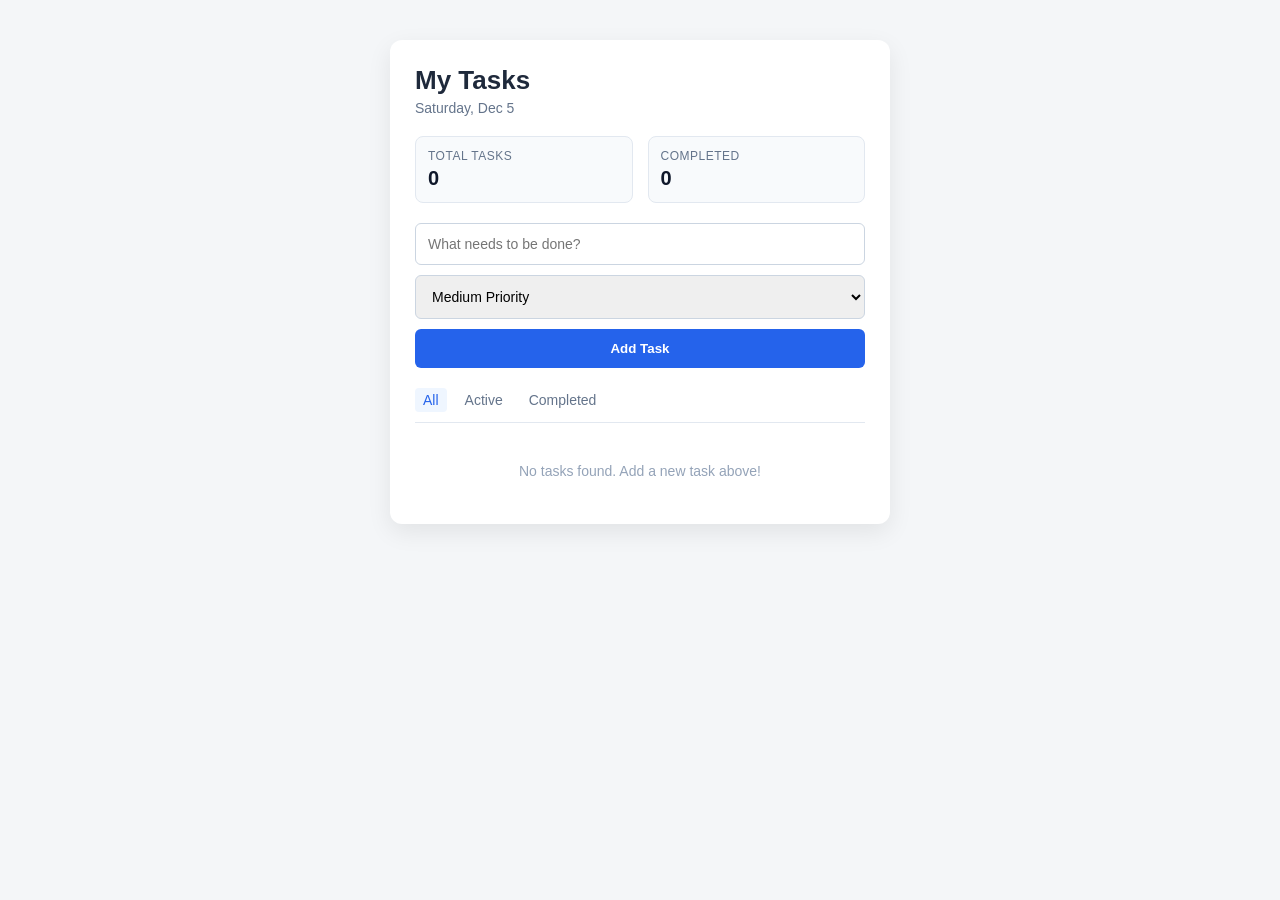
<file: docs/index.html>
<!DOCTYPE html>
<html lang="en">
<head>
  <meta charset="UTF-8">
  <meta name="viewport" content="width=device-width, initial-scale=1.0">
  <title>Simple Task Manager</title>
  <link rel="stylesheet" href="style.css">
</head>
<body>

  <div class="todo-app">
    
    
    <header class="app-header">
      <h1>My Tasks</h1>
      <p id="current-date" class="date-display"></p>
    </header>

  
    <div class="task-stats">
      <div class="stat-box">
        <span class="stat-label">Total Tasks</span>
        <span id="total-count" class="stat-number">0</span>
      </div>
      <div class="stat-box">
        <span class="stat-label">Completed</span>
        <span id="completed-count" class="stat-number">0</span>
      </div>
    </div>

    
    <form id="todo-form" class="todo-form">
      <div class="input-group">
        <input 
          type="text" 
          id="task-input" 
          placeholder="What needs to be done?" 
          required/>
        
        <select id="priority-select">

          <option value="low">Low Priority</option>
          <option value="medium" selected>Medium Priority</option>
          <option value="high">High Priority</option>
        </select>
        <button type="submit" class="add-btn">Add Task</button>
      </div>
    </form>

    
    <div class="filter-bar">
      <button class="filter-btn active" data-filter="all">All</button>
      <button class="filter-btn" data-filter="active">Active</button>
      <button class="filter-btn" data-filter="completed">Completed</button>
    </div>

   
    <ul id="task-list" class="task-list">
     
    </ul>

    <div id="empty-state" class="empty-state">
      <p>No tasks found. Add a new task above!</p>
    </div>

  </div>

  <script src="script.js"></script>
</body>
</html>
</file>
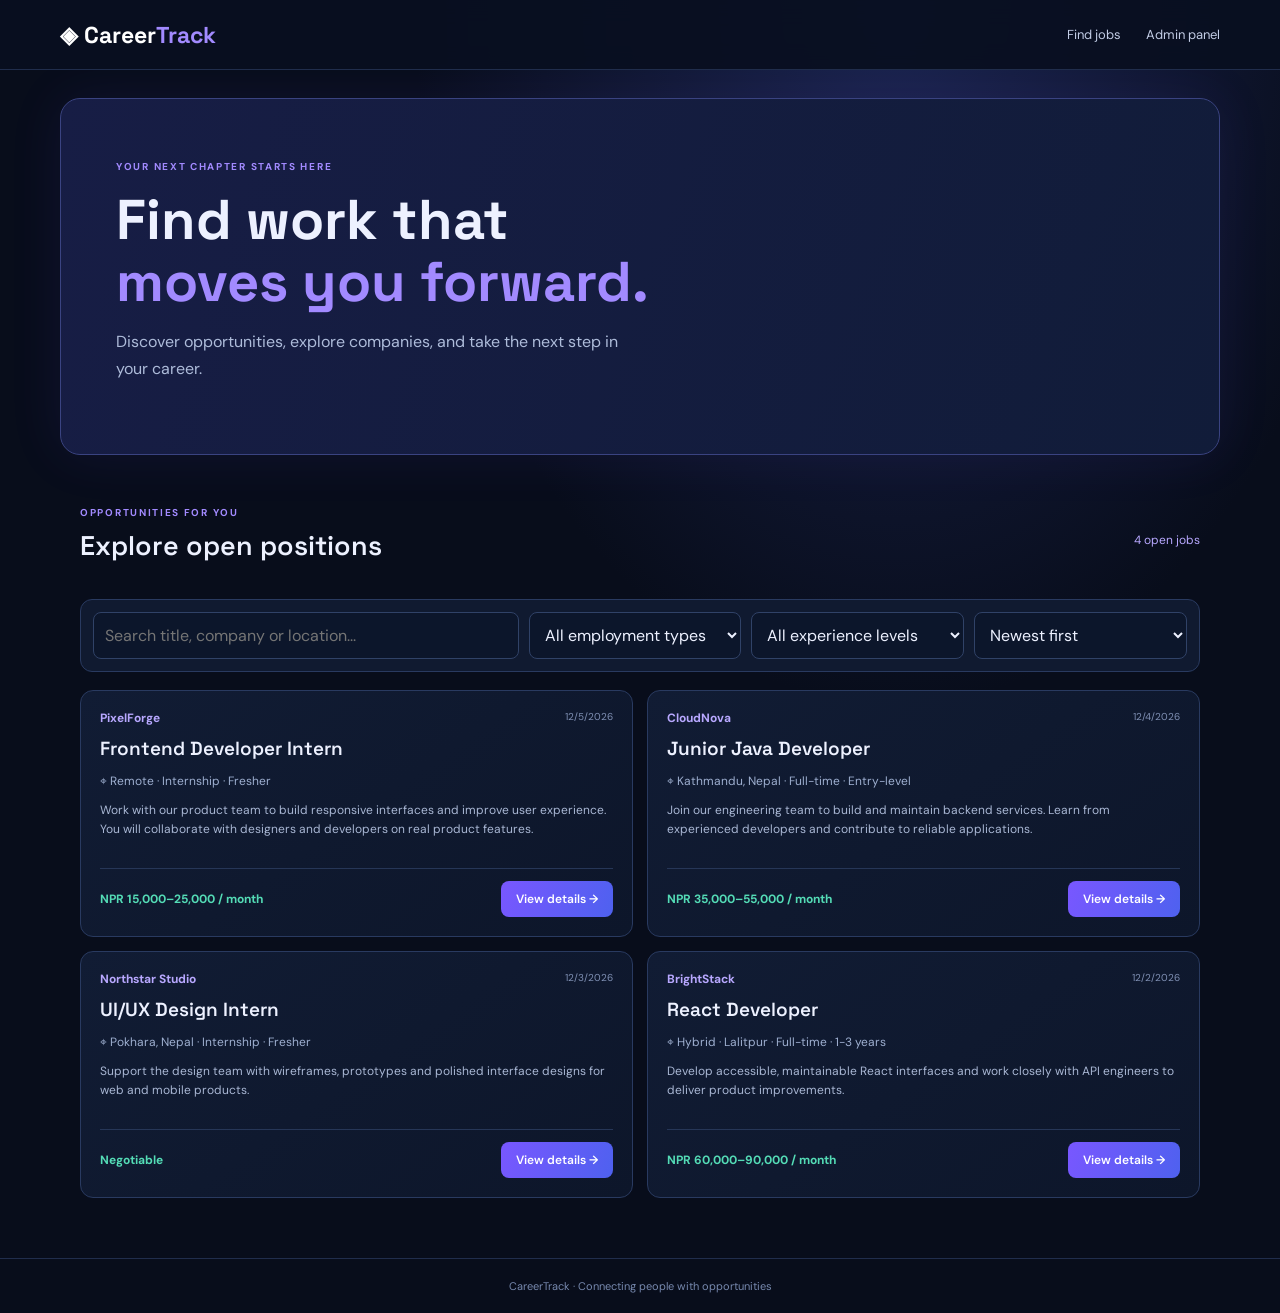
<file: style.html>
<!DOCTYPE html>
<html lang="en">
<head>
    <meta charset="UTF-8">
    <meta name="viewport" content="width=device-width, initial-scale=1.0">
    <title>major project</title>
    <link rel="stylesheet" href="index.css">
</head>
<body>

  <header class="topbar">
    <a class="logo" href="#" data-page="home">
      ◈ Career<span>Track</span>
    </a>

    <nav>
      <a href="#" data-page="home">Find jobs</a>
      <a href="#" data-page="admin">Admin panel</a>
    </nav>
  </header>

  <main id="app"></main>

  <footer>
    CareerTrack · Connecting people with opportunities
  </footer>

     <script src="script.js"></script>
</body>
</html>
</file>
<file: docs/style.css>
/* Base Styles & Reset */
* {
  margin: 0;
  padding: 0;
  box-sizing: border-box;
}

body {
  font-family: 'Segoe UI', Tahoma, Geneva, Verdana, sans-serif;
  background-color: #f4f6f8;
  color: #333333;
  display: flex;
  justify-content: center;
  padding: 40px 15px;
  min-height: 100vh;
}


.todo-app {
  background-color: #ffffff;
  width: 100%;
  max-width: 500px;
  border-radius: 12px;
  padding: 25px;
  box-shadow: 0 8px 24px rgba(0, 0, 0, 0.08);
  height: fit-content;
}


.app-header {
  margin-bottom: 20px;
}

.app-header h1 {
  font-size: 26px;
  color: #1e293b;
}

.date-display {
  font-size: 14px;
  color: #64748b;
  margin-top: 4px;
}

.task-stats {
  display: flex;
  gap: 15px;
  margin-bottom: 20px;
}

.stat-box {
  flex: 1;
  background-color: #f8fafc;
  border: 1px solid #e2e8f0;
  padding: 12px;
  border-radius: 8px;
  display: flex;
  flex-direction: column;
}

.stat-label {
  font-size: 12px;
  color: #64748b;
  text-transform: uppercase;
  letter-spacing: 0.5px;
}

.stat-number {
  font-size: 20px;
  font-weight: bold;
  color: #0f172a;
  margin-top: 4px;
}

/* Input Form */
.todo-form {
  margin-bottom: 20px;
}

.input-group {
  display: flex;
  flex-direction: column;
  gap: 10px;
}

#task-input, #priority-select {
  padding: 12px;
  border: 1px solid #cbd5e1;
  border-radius: 6px;
  font-size: 14px;
  outline: none;
  transition: border-color 0.2s;
}

#task-input:focus, #priority-select:focus {
  border-color: #3b82f6;
}

.add-btn {
  padding: 12px;
  background-color: #2563eb;
  color: #ffffff;
  border: none;
  border-radius: 6px;
  font-weight: 600;
  cursor: pointer;
  transition: background-color 0.2s;
}

.add-btn:hover {
  background-color: #1d4ed8;
}


.filter-bar {
  display: flex;
  gap: 10px;
  margin-bottom: 20px;
  border-bottom: 1px solid #e2e8f0;
  padding-bottom: 10px;
}

.filter-btn {
  background: none;
  border: none;
  font-size: 14px;
  color: #64748b;
  cursor: pointer;
  padding: 4px 8px;
  border-radius: 4px;
  font-weight: 500;
}

.filter-btn.active {
  color: #2563eb;
  background-color: #eff6ff;
}

/* Task List */
.task-list {
  list-style: none;
}

.task-item {
  display: flex;
  align-items: center;
  justify-content: space-between;
  padding: 12px;
  border: 1px solid #e2e8f0;
  border-radius: 6px;
  margin-bottom: 10px;
  background-color: #ffffff;
  transition: all 0.2s;
}

.task-content {
  display: flex;
  align-items: center;
  gap: 10px;
  flex: 1;
}

.task-checkbox {
  width: 18px;
  height: 18px;
  cursor: pointer;
}

.task-text {
  font-size: 15px;
  word-break: break-word;
}

.task-item.completed .task-text {
  text-decoration: line-through;
  color: #94a3b8;
}

/* Priority Badges */
.badge {
  font-size: 11px;
  padding: 3px 8px;
  border-radius: 12px;
  font-weight: 600;
  margin-left: 8px;
  text-transform: capitalize;
}

.badge.low { background-color: #dcfce7; color: #15803d; }
.badge.medium { background-color: #fef9c3; color: #a16207; }
.badge.high { background-color: #fee2e2; color: #b91c1c; }

/* Delete Button */
.delete-btn {
  background: none;
  border: none;
  color: #ef4444;
  font-size: 18px;
  cursor: pointer;
  padding: 4px 8px;
  opacity: 0.7;
  transition: opacity 0.2s;
}

.delete-btn:hover {
  opacity: 1;
}


.empty-state {
  text-align: center;
  color: #94a3b8;
  font-size: 14px;
  padding: 20px 0;
  display: none;
}
</file>
<file: index.css>
@import url('https://fonts.googleapis.com/css2?family=DM+Sans:wght@400;500;600;700&family=Space+Grotesk:wght@500;600;700&display=swap');

:root {
  font-family: 'DM Sans', sans-serif;
  color: #edf1ff;
  background: #080d1b;
  --muted: #9aaaca;
  --border: #293a60;
  --purple: #a28aff;
}

* {
  box-sizing: border-box;
}

body {
  margin: 0;
  background: radial-gradient(
    ellipse at 70% 0,
    #1b2450 0,
    transparent 38%
  ), #080d1b;
  min-height: 100vh;
}

a {
  color: inherit;
  text-decoration: none;
}

button, input, select, textarea {
  font: inherit;
  color: inherit;
}

/* NAVIGATION */

.topbar {
  height: 70px;
  border-bottom: 1px solid #202d4c;
  display: flex;
  align-items: center;
  justify-content: space-between;
  padding: 0 max(20px, calc((100% - 1160px)/2));
  position: sticky;
  top: 0;
  background: #090f20ef;
  backdrop-filter: blur(12px);
  z-index: 5;
}

.logo {
  font: 700 23px 'Space Grotesk';
  color: white;
}

.logo span {
  color: var(--purple);
}

nav {
  display: flex;
  gap: 25px;
  color: #c2cce5;
  font-size: 13px;
}

/* HERO SECTION */

.hero {
  max-width: 1160px;
  margin: 28px auto 45px;
  padding: 55px;
  border: 1px solid #3a4381;
  border-radius: 20px;
  background: linear-gradient(110deg, #171d45, #111c39);
  box-shadow: 0 0 55px #7055ff16;
}

.eyebrow {
  color: #a28aff;
  letter-spacing: 1.7px;
  font-weight: bold;
  font-size: 10px;
}

.hero h1 {
  font: 700 clamp(38px, 5vw, 56px)/1.1 'Space Grotesk';
  margin: 14px 0;
}

.hero h1 span {
  color: var(--purple);
}

.hero p {
  color: #aebcda;
  max-width: 510px;
  line-height: 1.7;
}

/* MAIN CONTENT */

.wrap {
  max-width: 1160px;
  margin: 0 auto 60px;
  padding: 0 20px;
}

.section-head, .row {
  display: flex;
  justify-content: space-between;
  align-items: center;
}

.section-head h2, .page-title {
  font: 600 27px 'Space Grotesk';
  margin: 7px 0 18px;
}

.count {
  color: #b8a8ff;
  font-size: 12px;
}

/* SEARCH AND FILTERS */

.filters {
  display: grid;
  grid-template-columns: 2fr 1fr 1fr 1fr;
  gap: 10px;
  padding: 12px;
  border: 1px solid var(--border);
  background: #101a30;
  border-radius: 12px;
  margin: 18px 0;
}

input, select, textarea {
  background: #0c162b;
  border: 1px solid #304267;
  border-radius: 8px;
  padding: 11px;
  width: 100%;
  outline: none;
}

input:focus, select:focus, textarea:focus {
  border-color: #9278ff;
  box-shadow: 0 0 0 3px #9278ff20;
}

/* JOB CARDS */

.grid {
  display: grid;
  grid-template-columns: repeat(2, 1fr);
  gap: 14px;
}

.job, .panel, .stat {
  border: 1px solid var(--border);
  border-radius: 13px;
  background: linear-gradient(145deg, #111c34, #0d162a);
  padding: 19px;
}

.jobtop {
  display: flex;
  justify-content: space-between;
  color: #b8a8ff;
  font-size: 12px;
}

.jobtop small {
  color: #8091b5;
}

.job h3 {
  font: 600 19px 'Space Grotesk';
  margin: 10px 0;
}

.meta {
  color: #9eafd0;
  font-size: 12px;
}

.desc {
  color: #a9b7d4;
  font-size: 12px;
  line-height: 1.6;
  min-height: 55px;
}

.jobbottom {
  display: flex;
  align-items: center;
  justify-content: space-between;
  border-top: 1px solid #263657;
  padding-top: 12px;
  color: #54dcb6;
  font-size: 12px;
}

/* BUTTONS */

.btn {
  display: inline-flex;
  align-items: center;
  justify-content: center;
  padding: 10px 15px;
  border: 0;
  border-radius: 8px;
  background: linear-gradient(110deg, #7957ff, #4e61ef);
  color: white;
  font-weight: 600;
  font-size: 12px;
  cursor: pointer;
}

.btn.secondary {
  background: #202d4c;
}

.btn.danger {
  background: #5a263b;
}

.btn:hover {
  opacity: 0.85;
}

.empty {
  text-align: center;
  padding: 45px;
  color: var(--muted);
  border: 1px dashed var(--border);
  border-radius: 12px;
}

.pager {
  display: flex;
  justify-content: center;
  align-items: center;
  gap: 16px;
  margin: 25px;
}

/* JOB DETAILS */

.detail {
  max-width: 850px;
}

.detail h1 {
  font: 700 35px 'Space Grotesk';
}

.detail h3 {
  font: 600 18px 'Space Grotesk';
  margin-top: 28px;
}

.long {
  white-space: pre-wrap;
  color: #aab9d7;
  line-height: 1.7;
  font-size: 13px;
}

.hint {
  color: #8799bc;
  font-size: 11px;
}

/* FORMS */

.narrow {
  max-width: 760px;
}

.panel {
  margin-top: 20px;
}

.panel label {
  display: flex;
  flex-direction: column;
  gap: 7px;
  color: #c4d0eb;
  font-size: 12px;
  margin: 10px 0;
}

.formgrid {
  display: grid;
  grid-template-columns: 1fr 1fr;
  gap: 12px;
}

.wide {
  grid-column: 1/-1;
}

.error, .success {
  padding: 10px;
  border-radius: 7px;
  font-size: 12px;
}

.error {
  background: #481f34;
  color: #ff9db2;
}

.success {
  background: #123b36;
  color: #65e5bf;
}

/* ADMIN DASHBOARD */

.admin-layout {
  display: grid;
  grid-template-columns: 210px 1fr;
  gap: 22px;
  min-height: 65vh;
}

.sidebar {
  background: #0c1529;
  border: 1px solid var(--border);
  border-radius: 13px;
  padding: 17px;
  display: flex;
  flex-direction: column;
  gap: 9px;
  height: max-content;
}

.sidebar button {
  text-align: left;
  background: transparent;
  border: 0;
  color: #c3cdea;
  padding: 10px;
  border-radius: 7px;
  cursor: pointer;
}

.sidebar button.active,
.sidebar button:hover {
  background: #222d52;
  color: white;
}

.admin-content {
  min-width: 0;
}

.stats {
  display: grid;
  grid-template-columns: repeat(3, 1fr);
  gap: 12px;
}

.stat small {
  color: #9caed0;
}

.stat strong {
  display: block;
  font: 600 30px 'Space Grotesk';
  margin-top: 10px;
}

/* TABLE */

.table-wrap {
  overflow: auto;
  margin-top: 16px;
}

.table {
  border-collapse: collapse;
  width: 100%;
  min-width: 650px;
}

.table th, .table td {
  text-align: left;
  padding: 13px;
  border-bottom: 1px solid #293a59;
  font-size: 12px;
}

.table td button {
  margin: 2px;
}

.badge {
  display: inline-block;
  padding: 5px 8px;
  border-radius: 20px;
  background: #29254b;
  color: #c4b6ff;
  font-size: 10px;
}

/* APPLICATIONS */

.cards {
  display: grid;
  grid-template-columns: repeat(2, 1fr);
  gap: 12px;
  margin-top: 15px;
}

.application p {
  font-size: 12px;
  color: #aab8d6;
}

.application select {
  max-width: 180px;
}

/* FOOTER */

footer {
  border-top: 1px solid #202d4c;
  padding: 20px;
  text-align: center;
  color: #7789ae;
  font-size: 11px;
}

/* RESPONSIVE DESIGN */

@media(max-width: 800px) {
  .hero {
    margin: 18px;
    padding: 35px 25px;
  }

  .filters {
    grid-template-columns: 1fr 1fr;
  }

  .filters input {
    grid-column: 1/-1;
  }

  .grid, .cards {
    grid-template-columns: 1fr;
  }

  .admin-layout {
    grid-template-columns: 1fr;
  }

  .sidebar {
    flex-direction: row;
    overflow: auto;
  }

  .stats {
    grid-template-columns: repeat(3, 1fr);
  }
}

@media(max-width: 520px) {
  .topbar {
    padding: 0 14px;
  }

  .logo {
    font-size: 19px;
  }

  nav {
    gap: 12px;
  }

  .hero h1 {
    font-size: 38px;
  }

  .formgrid {
    grid-template-columns: 1fr;
  }

  .wide {
    grid-column: auto;
  }

  .section-head {
    align-items: flex-start;
    gap: 8px;
  }

  .stats {
    grid-template-columns: 1fr 1fr;
  }
}
</file>
